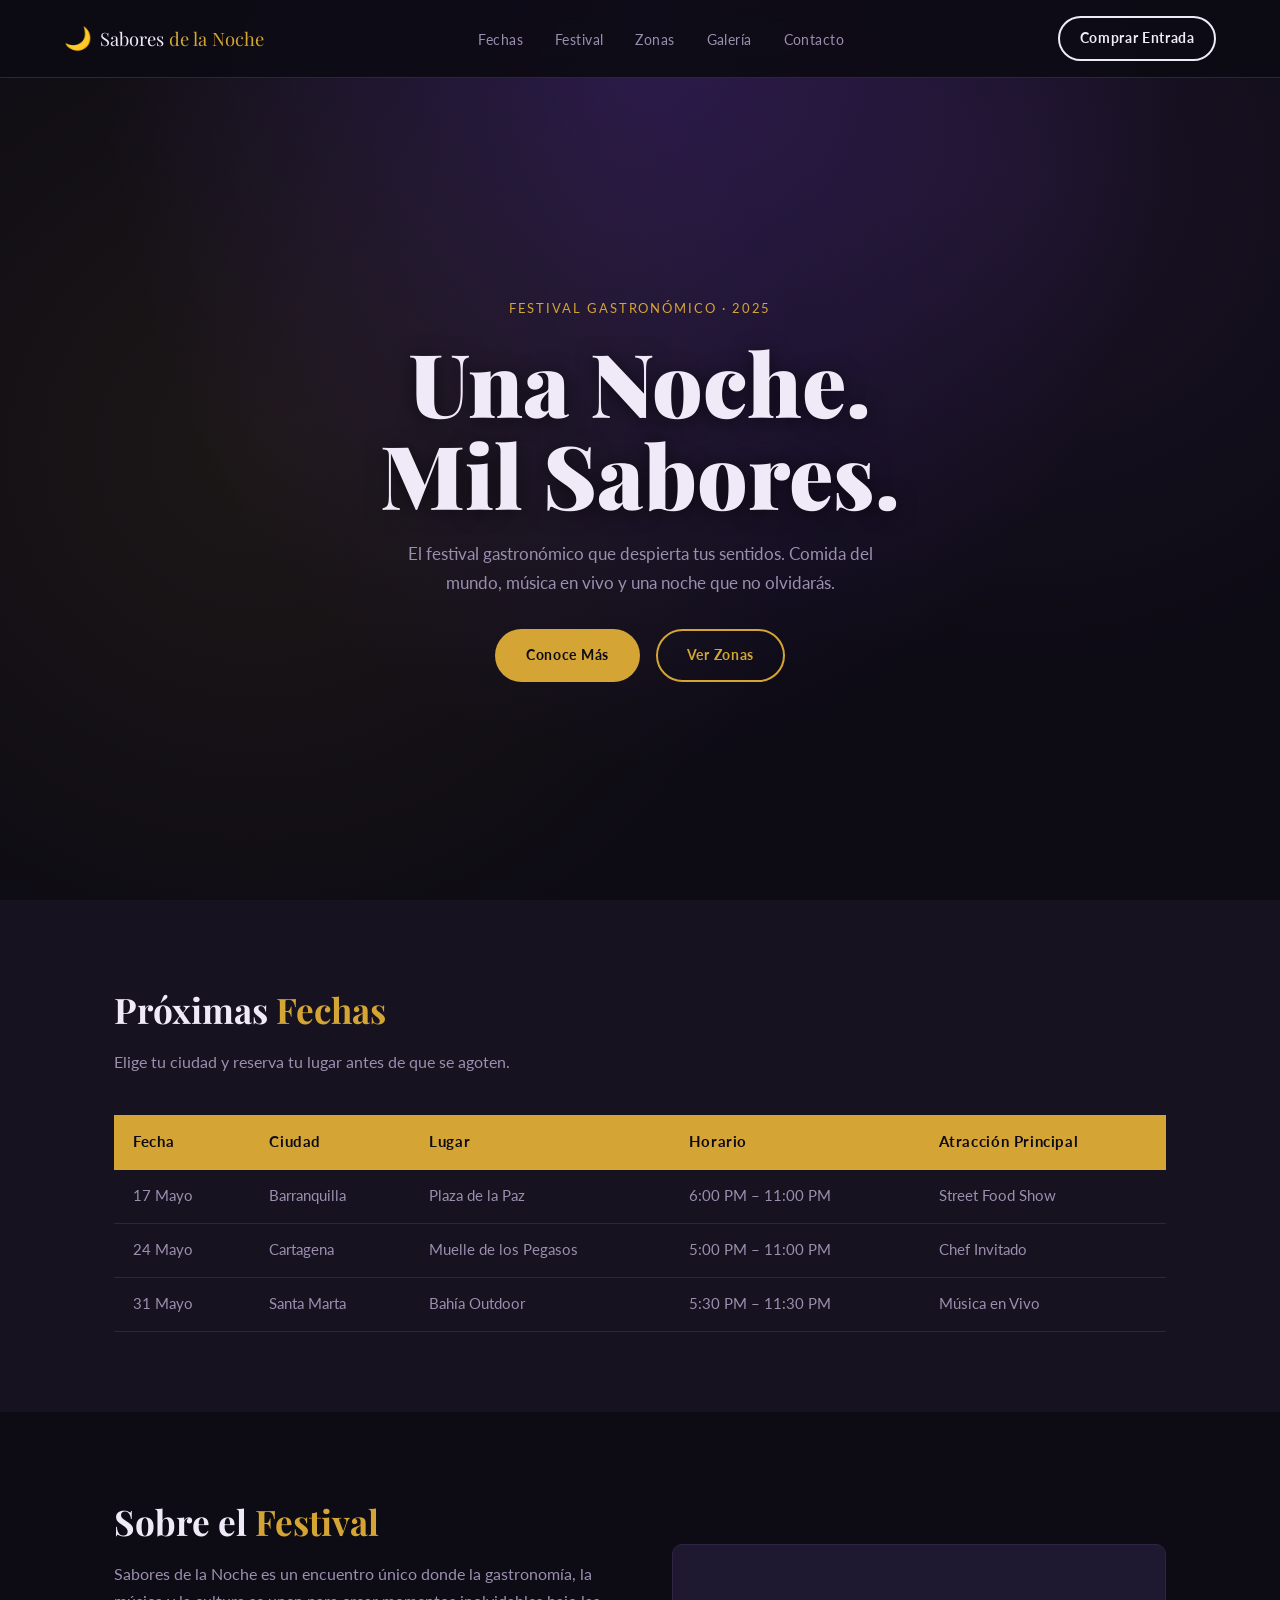
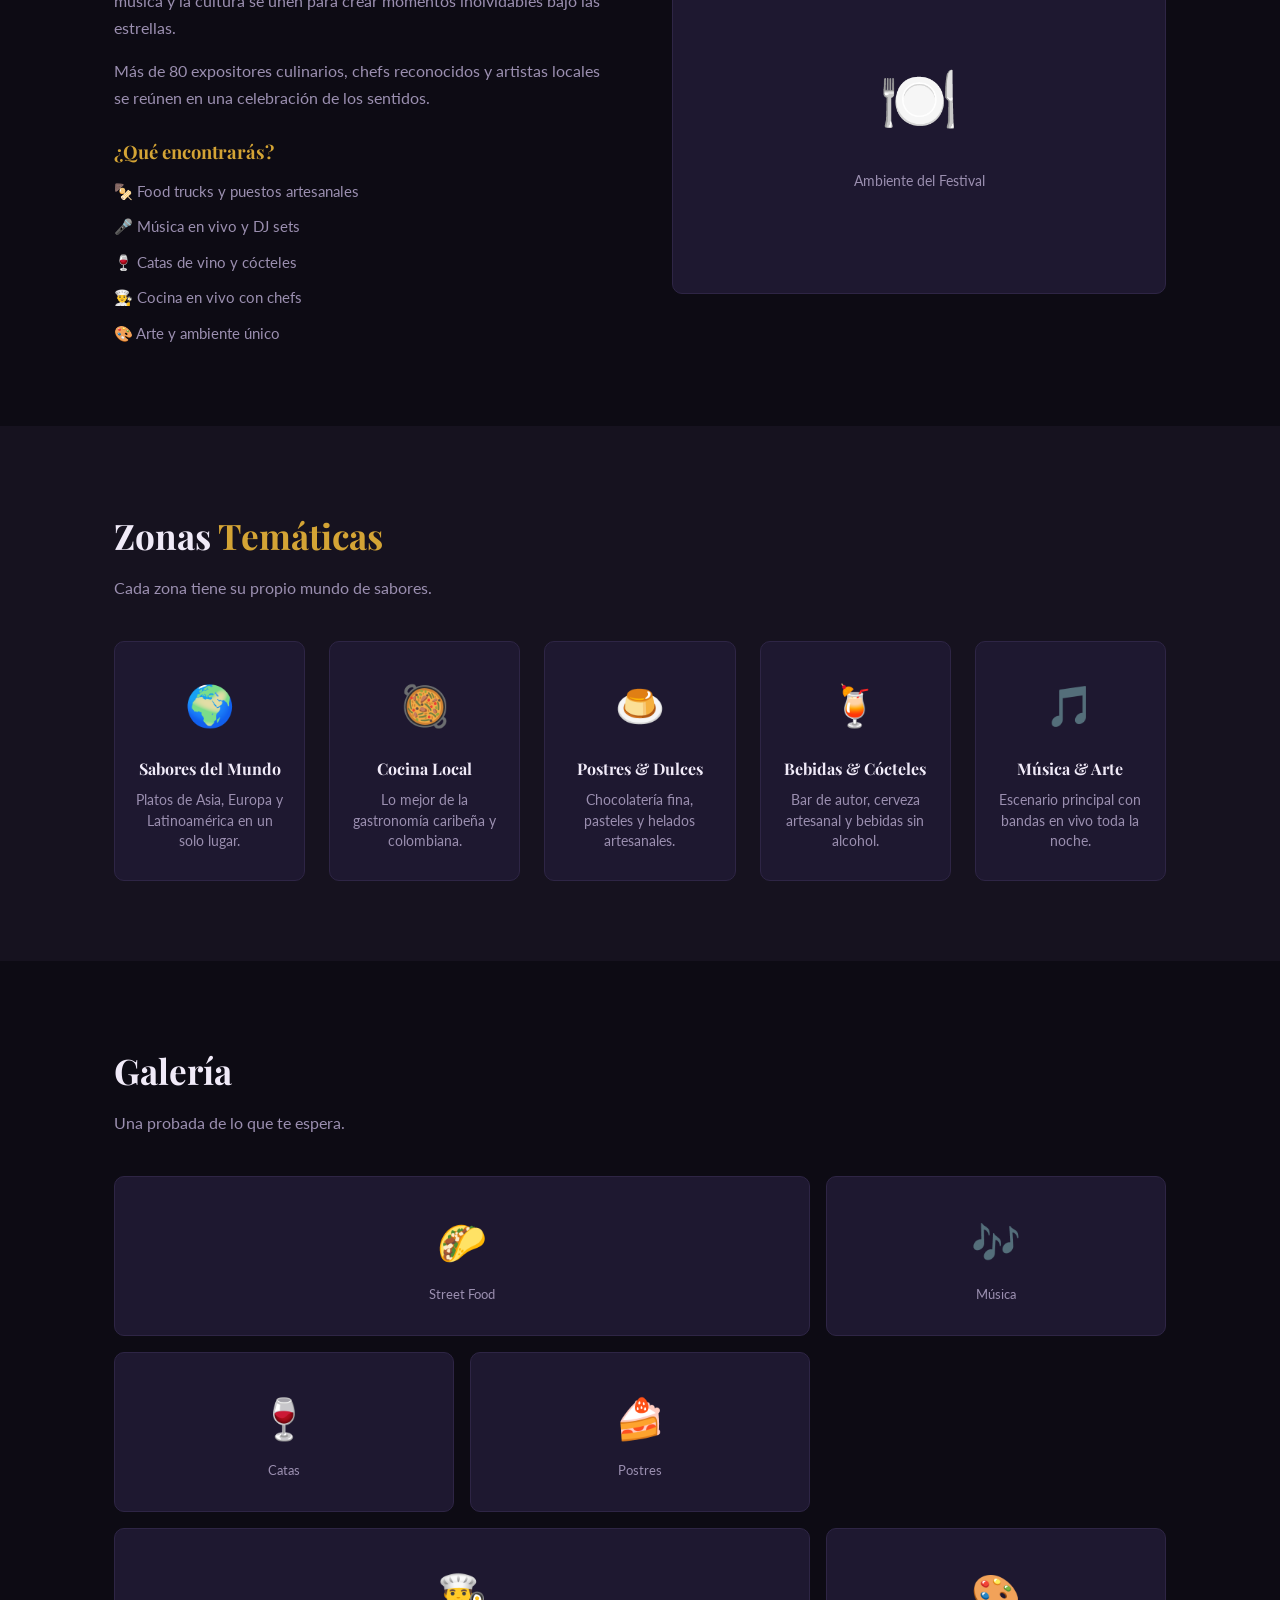
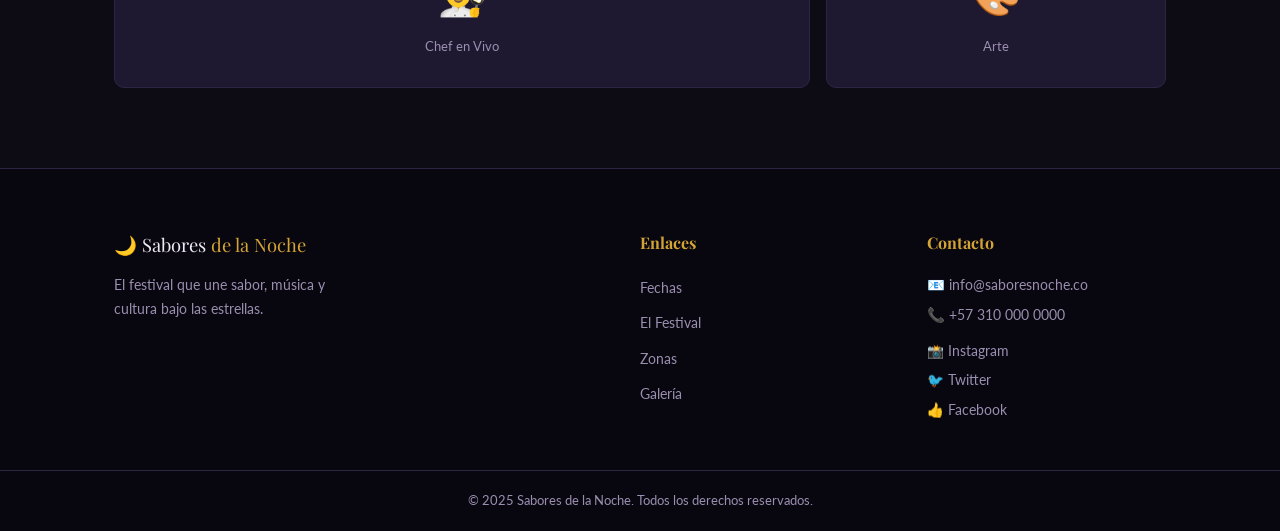
<file: index.html>
<!DOCTYPE html>
<html lang="es">
<head>
  <meta charset="UTF-8" />
  <meta name="viewport" content="width=device-width, initial-scale=1.0" />
  <title>Sabores de la Noche – Festival Gastronómico</title>
  <link rel="stylesheet" href="styles.css" />
  <link href="https://fonts.googleapis.com/css2?family=Playfair+Display:wght@700;900&family=Lato:wght@300;400;700&display=swap" rel="stylesheet" />
</head>
<body>

  <!-- ===== HEADER ===== -->
  <header class="header">
    <div class="header__inner">
      <div class="logo">
        <span class="logo__icon">🌙</span>
        <span class="logo__name">Sabores <em>de la Noche</em></span>
      </div>

      <!-- Menú hamburguesa (mobile) -->
      <input type="checkbox" id="menu-toggle" class="menu-toggle" />
      <label for="menu-toggle" class="hamburger">
        <span></span>
        <span></span>
        <span></span>
      </label>

      <nav class="nav">
        <ul class="nav__list">
          <li><a href="#fechas">Fechas</a></li>
          <li><a href="#sobre">Festival</a></li>
          <li><a href="#zonas">Zonas</a></li>
          <li><a href="#galeria">Galería</a></li>
          <li><a href="#contacto">Contacto</a></li>
        </ul>
      </nav>

      <a href="#fechas" class="btn btn--outline header__cta">Comprar Entrada</a>
    </div>
  </header>

  <main>

    <!-- ===== HERO ===== -->
    <section class="hero">
      <div class="hero__overlay"></div>
      <div class="hero__content">
        <p class="hero__tag">Festival Gastronómico · 2025</p>
        <h1 class="hero__title">Una Noche.<br />Mil Sabores.</h1>
        <p class="hero__subtitle">El festival gastronómico que despierta tus sentidos. Comida del mundo, música en vivo y una noche que no olvidarás.</p>
        <div class="hero__actions">
          <a href="#fechas" class="btn btn--primary">Conoce Más</a>
          <a href="#zonas" class="btn btn--ghost">Ver Zonas</a>
        </div>
      </div>
    </section>

    <!-- ===== PRÓXIMAS FECHAS (tabla) ===== -->
    <section class="section fechas" id="fechas">
      <div class="container">
        <h2 class="section__title">Próximas <span>Fechas</span></h2>
        <p class="section__sub">Elige tu ciudad y reserva tu lugar antes de que se agoten.</p>

        <div class="table-wrap">
          <table class="tabla-fechas">
            <thead>
              <tr>
                <th>Fecha</th>
                <th>Ciudad</th>
                <th>Lugar</th>
                <th>Horario</th>
                <th>Atracción Principal</th>
              </tr>
            </thead>
            <tbody>
              <tr>
                <td>17 Mayo</td>
                <td>Barranquilla</td>
                <td>Plaza de la Paz</td>
                <td>6:00 PM – 11:00 PM</td>
                <td>Street Food Show</td>
              </tr>
              <tr>
                <td>24 Mayo</td>
                <td>Cartagena</td>
                <td>Muelle de los Pegasos</td>
                <td>5:00 PM – 11:00 PM</td>
                <td>Chef Invitado</td>
              </tr>
              <tr>
                <td>31 Mayo</td>
                <td>Santa Marta</td>
                <td>Bahía Outdoor</td>
                <td>5:30 PM – 11:30 PM</td>
                <td>Música en Vivo</td>
              </tr>
            </tbody>
          </table>
        </div>
      </div>
    </section>

    <!-- ===== SOBRE EL FESTIVAL ===== -->
    <section class="section sobre" id="sobre">
      <div class="container sobre__grid">
        <div class="sobre__texto">
          <h2 class="section__title">Sobre el <span>Festival</span></h2>
          <p>Sabores de la Noche es un encuentro único donde la gastronomía, la música y la cultura se unen para crear momentos inolvidables bajo las estrellas.</p>
          <p>Más de 80 expositores culinarios, chefs reconocidos y artistas locales se reúnen en una celebración de los sentidos.</p>

          <!-- Lista semántica obligatoria -->
          <h3>¿Qué encontrarás?</h3>
          <ul class="lista-exp">
            <li>🍢 Food trucks y puestos artesanales</li>
            <li>🎤 Música en vivo y DJ sets</li>
            <li>🍷 Catas de vino y cócteles</li>
            <li>👨‍🍳 Cocina en vivo con chefs</li>
            <li>🎨 Arte y ambiente único</li>
          </ul>
        </div>
        <div class="sobre__img">
          <div class="img-placeholder">
            <span>🍽️</span>
            <p>Ambiente del Festival</p>
          </div>
        </div>
      </div>
    </section>

    <!-- ===== ZONAS TEMÁTICAS (Grid + Flexbox en cards) ===== -->
    <section class="section zonas" id="zonas">
      <div class="container">
        <h2 class="section__title">Zonas <span>Temáticas</span></h2>
        <p class="section__sub">Cada zona tiene su propio mundo de sabores.</p>

        <div class="zonas__grid">
          <article class="zona-card">
            <div class="zona-card__icon">🌍</div>
            <h3>Sabores del Mundo</h3>
            <p>Platos de Asia, Europa y Latinoamérica en un solo lugar.</p>
          </article>
          <article class="zona-card">
            <div class="zona-card__icon">🥘</div>
            <h3>Cocina Local</h3>
            <p>Lo mejor de la gastronomía caribeña y colombiana.</p>
          </article>
          <article class="zona-card">
            <div class="zona-card__icon">🍮</div>
            <h3>Postres & Dulces</h3>
            <p>Chocolatería fina, pasteles y helados artesanales.</p>
          </article>
          <article class="zona-card">
            <div class="zona-card__icon">🍹</div>
            <h3>Bebidas & Cócteles</h3>
            <p>Bar de autor, cerveza artesanal y bebidas sin alcohol.</p>
          </article>
          <article class="zona-card">
            <div class="zona-card__icon">🎵</div>
            <h3>Música & Arte</h3>
            <p>Escenario principal con bandas en vivo toda la noche.</p>
          </article>
        </div>
      </div>
    </section>

    <!-- ===== GALERÍA ===== -->
    <section class="section galeria" id="galeria">
      <div class="container">
        <h2 class="section__title">Galería</h2>
        <p class="section__sub">Una probada de lo que te espera.</p>

        <div class="galeria__grid">
          <div class="gal-item gal-item--grande"><span>🌮</span><p>Street Food</p></div>
          <div class="gal-item"><span>🎶</span><p>Música</p></div>
          <div class="gal-item"><span>🍷</span><p>Catas</p></div>
          <div class="gal-item"><span>🍰</span><p>Postres</p></div>
          <div class="gal-item gal-item--grande"><span>👨‍🍳</span><p>Chef en Vivo</p></div>
          <div class="gal-item"><span>🎨</span><p>Arte</p></div>
        </div>
      </div>
    </section>

  </main>

  <!-- ===== FOOTER ===== -->
  <footer class="footer" id="contacto">
    <div class="container footer__grid">
      <div class="footer__brand">
        <span class="logo__name">🌙 Sabores <em>de la Noche</em></span>
        <p>El festival que une sabor, música y cultura bajo las estrellas.</p>
      </div>
      <div class="footer__links">
        <h4>Enlaces</h4>
        <ul>
          <li><a href="#fechas">Fechas</a></li>
          <li><a href="#sobre">El Festival</a></li>
          <li><a href="#zonas">Zonas</a></li>
          <li><a href="#galeria">Galería</a></li>
        </ul>
      </div>
      <div class="footer__contacto">
        <h4>Contacto</h4>
        <p>📧 info@saboresnoche.co</p>
        <p>📞 +57 310 000 0000</p>
        <div class="redes">
          <a href="#">📸 Instagram</a>
          <a href="#">🐦 Twitter</a>
          <a href="#">👍 Facebook</a>
        </div>
      </div>
    </div>
    <div class="footer__bottom">
      <p>© 2025 Sabores de la Noche. Todos los derechos reservados.</p>
    </div>
  </footer>

</body>
</html>
</file>
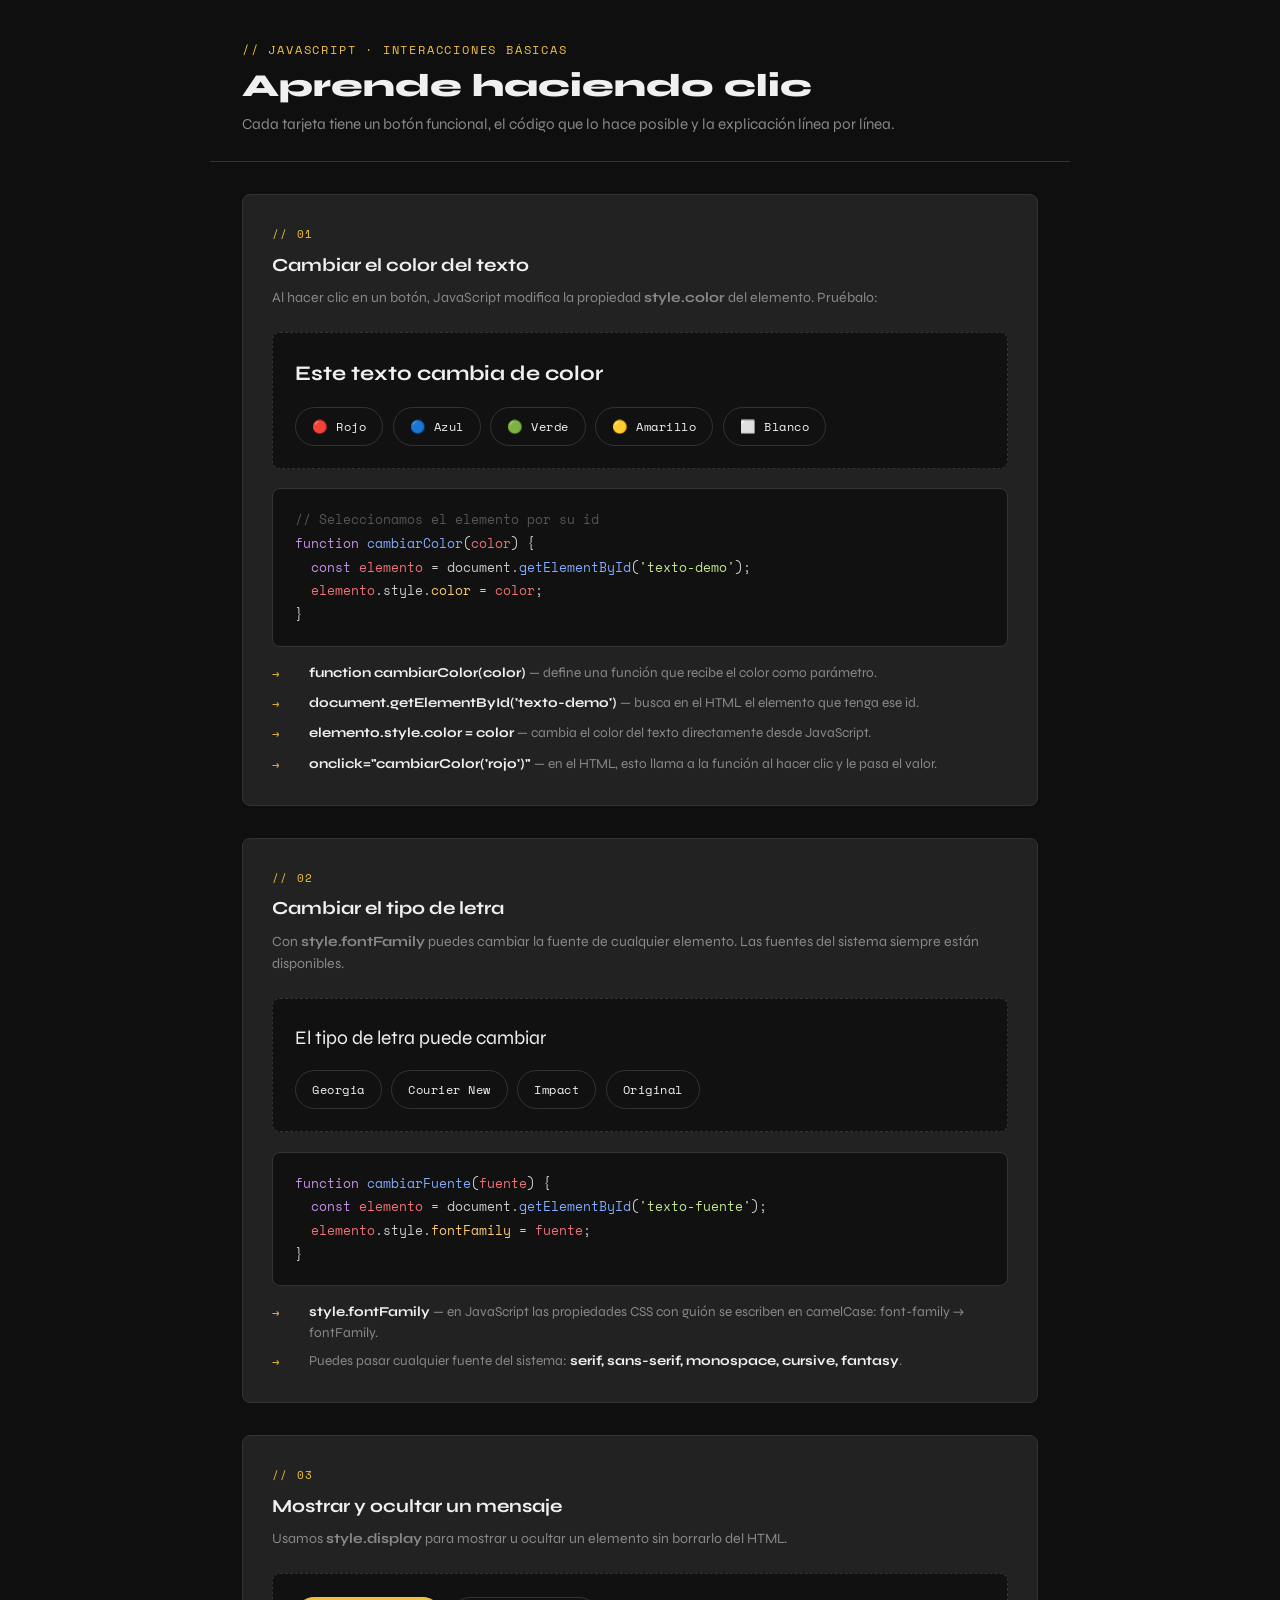
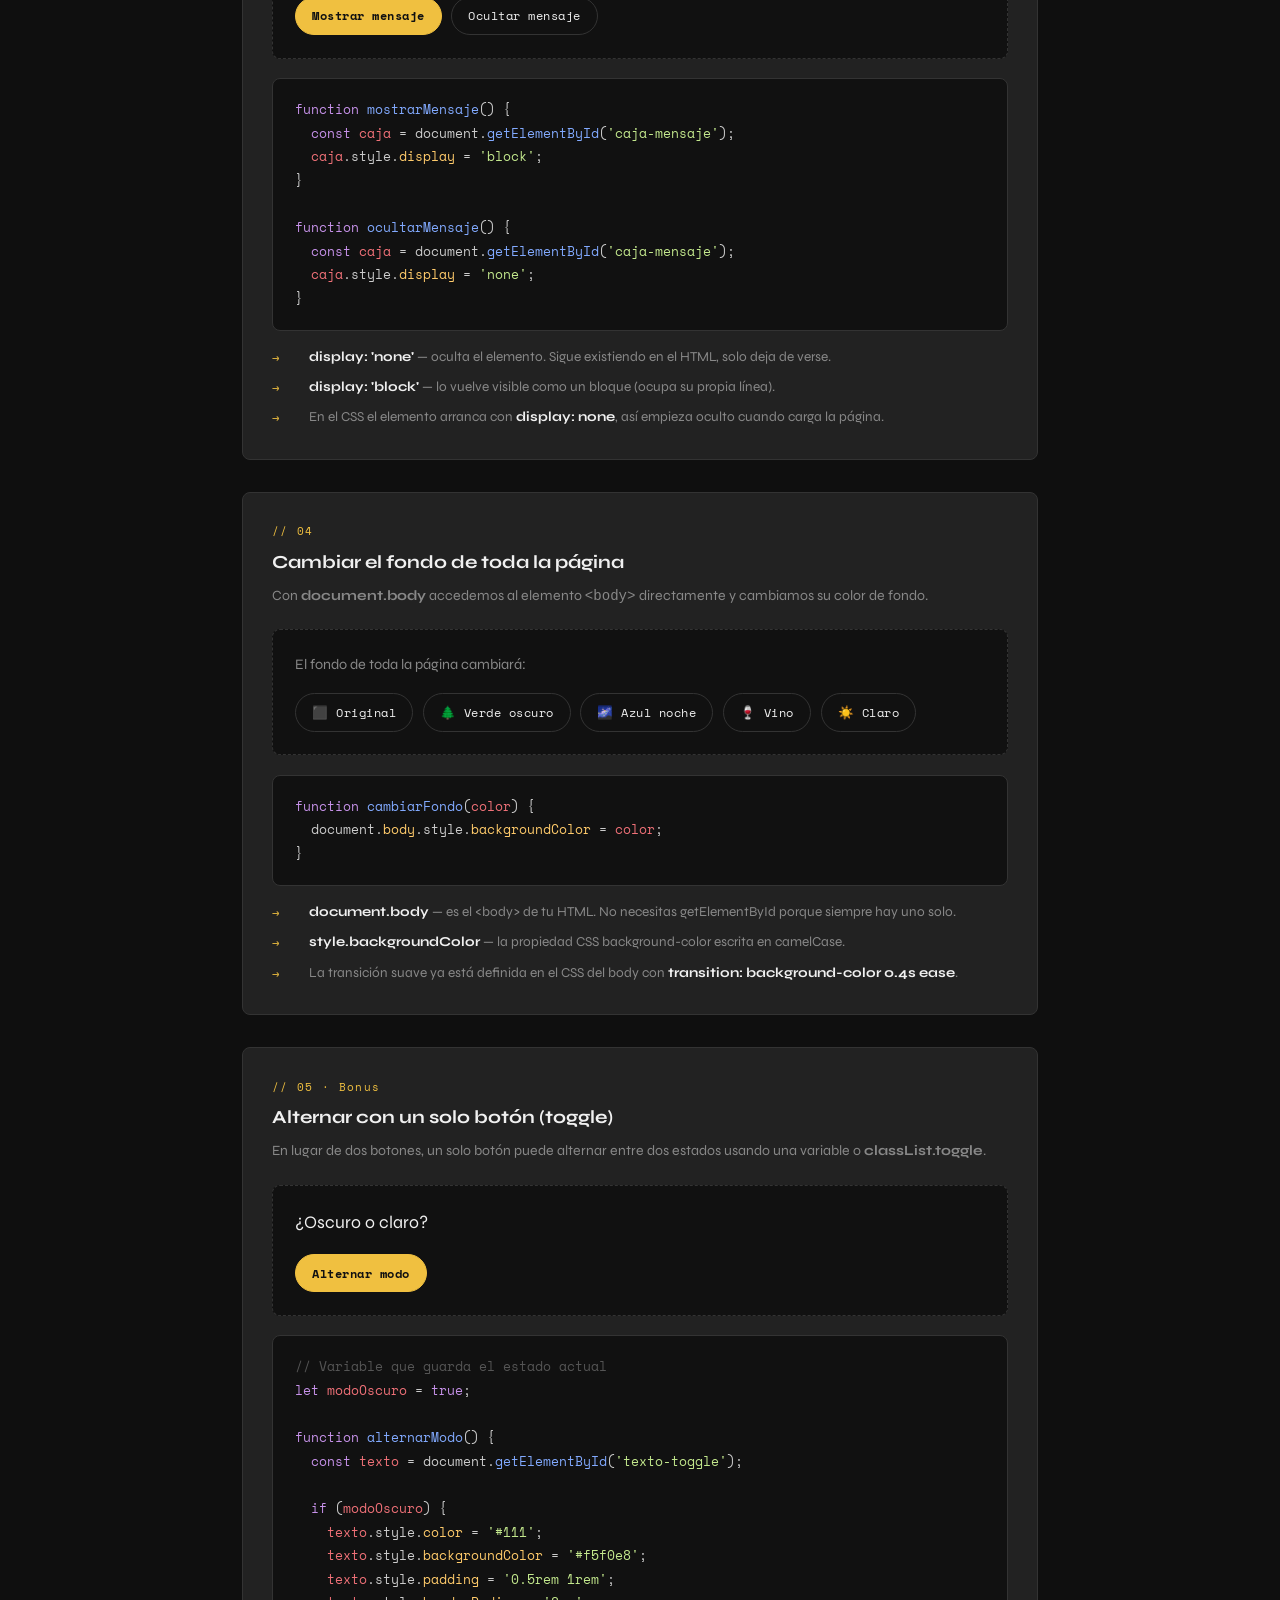
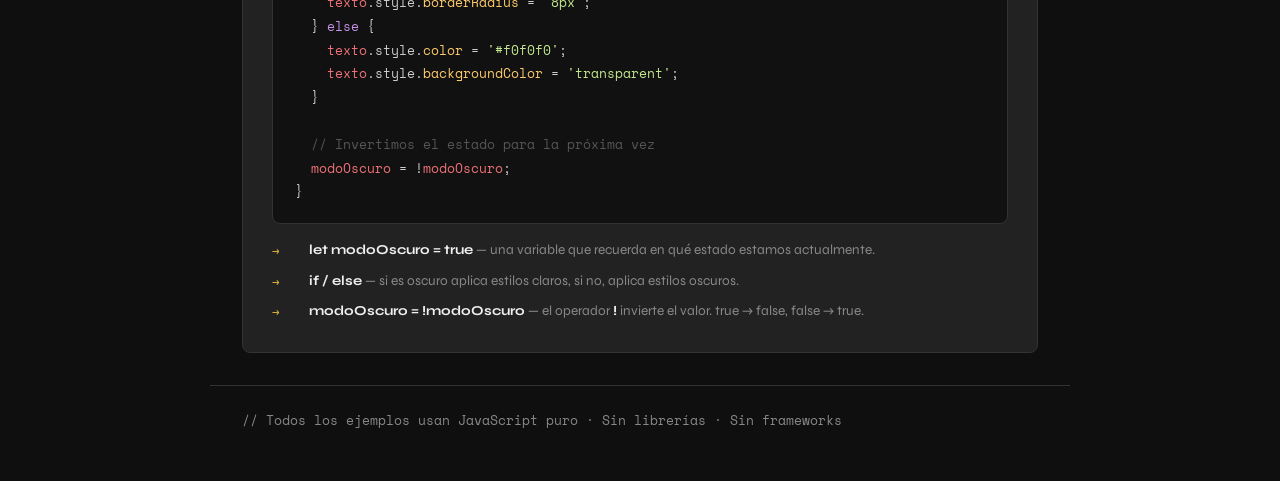
<file: interations.html>
<!DOCTYPE html>
<html lang="es">
<head>
  <meta charset="UTF-8" />
  <meta name="viewport" content="width=device-width, initial-scale=1.0" />
  <title>JavaScript – Interacciones Básicas</title>
  <link href="https://fonts.googleapis.com/css2?family=Space+Mono:wght@400;700&family=Syne:wght@400;700;800&display=swap" rel="stylesheet" />
  <style>
    /* ===== VARIABLES ===== */
    :root {
      --bg: #0f0f0f;
      --surface: #1a1a1a;
      --card: #222;
      --border: #333;
      --text: #f0f0f0;
      --muted: #888;
      --accent: #f0c040;
      --radius: 8px;
    }

    * { box-sizing: border-box; margin: 0; padding: 0; }

    body {
      background-color: var(--bg);
      color: var(--text);
      font-family: 'Syne', sans-serif;
      line-height: 1.7;
      transition: background-color 0.4s ease, color 0.4s ease;
    }

    /* ===== HEADER ===== */
    header {
      border-bottom: 1px solid var(--border);
      padding: 2rem 2rem 1.5rem;
      max-width: 860px;
      margin: 0 auto;
    }

    header .tag {
      font-family: 'Space Mono', monospace;
      font-size: 0.75rem;
      color: var(--accent);
      letter-spacing: 0.15em;
      text-transform: uppercase;
      margin-bottom: 0.5rem;
    }

    header h1 {
      font-size: 2rem;
      font-weight: 800;
      line-height: 1.1;
    }

    header p {
      color: var(--muted);
      font-size: 0.95rem;
      margin-top: 0.5rem;
    }

    /* ===== LAYOUT PRINCIPAL ===== */
    main {
      max-width: 860px;
      margin: 0 auto;
      padding: 2rem;
      display: flex;
      flex-direction: column;
      gap: 2rem;
    }

    /* ===== TARJETA DE INTERACCIÓN ===== */
    .card {
      background-color: var(--card);
      border: 1px solid var(--border);
      border-radius: var(--radius);
      padding: 1.8rem;
    }

    .card__num {
      font-family: 'Space Mono', monospace;
      font-size: 0.7rem;
      color: var(--accent);
      letter-spacing: 0.12em;
      margin-bottom: 0.4rem;
    }

    .card h2 {
      font-size: 1.15rem;
      font-weight: 700;
      margin-bottom: 0.4rem;
    }

    .card .desc {
      font-size: 0.88rem;
      color: var(--muted);
      margin-bottom: 1.4rem;
      line-height: 1.6;
    }

    /* Zona de demostración */
    .demo {
      background-color: #111;
      border: 1px dashed var(--border);
      border-radius: var(--radius);
      padding: 1.4rem;
      margin-bottom: 1.2rem;
      display: flex;
      flex-direction: column;
      align-items: flex-start;
      gap: 1rem;
    }

    /* Texto demo editable */
    #texto-demo {
      font-size: 1.3rem;
      font-weight: 700;
      transition: color 0.3s ease, font-family 0.3s ease;
    }

    /* Caja de mensaje */
    #caja-mensaje {
      background-color: var(--accent);
      color: #111;
      padding: 0.6rem 1rem;
      border-radius: var(--radius);
      font-family: 'Space Mono', monospace;
      font-size: 0.85rem;
      font-weight: 700;
      display: none;
      animation: aparecer 0.3s ease;
    }

    @keyframes aparecer {
      from { opacity: 0; transform: translateY(-6px); }
      to   { opacity: 1; transform: translateY(0); }
    }

    /* ===== BOTONES ===== */
    .botones {
      display: flex;
      flex-wrap: wrap;
      gap: 0.6rem;
    }

    .btn {
      font-family: 'Space Mono', monospace;
      font-size: 0.78rem;
      padding: 0.55rem 1rem;
      border: 1px solid var(--border);
      border-radius: 50px;
      background: transparent;
      color: var(--text);
      cursor: pointer;
      transition: background 0.2s ease, color 0.2s ease, border-color 0.2s ease;
      letter-spacing: 0.04em;
    }

    .btn:hover {
      background-color: var(--accent);
      color: #111;
      border-color: var(--accent);
    }

    .btn--accent {
      background-color: var(--accent);
      color: #111;
      border-color: var(--accent);
      font-weight: 700;
    }

    .btn--accent:hover {
      background-color: #ffd966;
      border-color: #ffd966;
    }

    /* ===== BLOQUE DE CÓDIGO ===== */
    .codigo {
      background-color: #111;
      border: 1px solid var(--border);
      border-radius: var(--radius);
      padding: 1.2rem 1.4rem;
      overflow-x: auto;
    }

    .codigo pre {
      font-family: 'Space Mono', monospace;
      font-size: 0.82rem;
      line-height: 1.8;
      color: #ccc;
      white-space: pre;
    }

    /* Colores del código */
    .c-coment  { color: #555; }
    .c-keyword { color: #c792ea; }
    .c-string  { color: #c3e88d; }
    .c-fn      { color: #82aaff; }
    .c-var     { color: #f07178; }
    .c-prop    { color: #ffcb6b; }

    /* ===== EXPLICACIÓN LÍNEA A LÍNEA ===== */
    .explicacion {
      margin-top: 1rem;
      display: flex;
      flex-direction: column;
      gap: 0.5rem;
    }

    .linea {
      display: grid;
      grid-template-columns: auto 1fr;
      gap: 0.8rem;
      align-items: start;
      font-size: 0.85rem;
    }

    .linea__num {
      font-family: 'Space Mono', monospace;
      color: var(--accent);
      font-size: 0.75rem;
      min-width: 24px;
      padding-top: 2px;
    }

    .linea__texto {
      color: var(--muted);
      line-height: 1.5;
    }

    .linea__texto strong {
      color: var(--text);
      font-weight: 700;
    }

    /* ===== SEPARADOR ===== */
    .separador {
      border: none;
      border-top: 1px solid var(--border);
      margin: 0.5rem 0;
    }

    /* ===== FOOTER ===== */
    footer {
      max-width: 860px;
      margin: 0 auto;
      padding: 1.5rem 2rem 3rem;
      border-top: 1px solid var(--border);
      color: var(--muted);
      font-size: 0.8rem;
      font-family: 'Space Mono', monospace;
    }

    /* ===== RESPONSIVE ===== */
    @media (max-width: 600px) {
      header h1 { font-size: 1.5rem; }
      main { padding: 1.2rem; gap: 1.5rem; }
      .card { padding: 1.2rem; }
      .botones { gap: 0.5rem; }
      .btn { font-size: 0.72rem; padding: 0.5rem 0.85rem; }
    }
  </style>
</head>
<body>

  <header>
    <p class="tag">// JavaScript · Interacciones Básicas</p>
    <h1>Aprende haciendo clic</h1>
    <p>Cada tarjeta tiene un botón funcional, el código que lo hace posible y la explicación línea por línea.</p>
  </header>

  <main>

    <!-- ============================
         INTERACCIÓN 1: CAMBIAR COLOR
         ============================ -->
    <div class="card">
      <p class="card__num">// 01</p>
      <h2>Cambiar el color del texto</h2>
      <p class="desc">Al hacer clic en un botón, JavaScript modifica la propiedad <strong>style.color</strong> del elemento. Pruébalo:</p>

      <div class="demo">
        <p id="texto-demo">Este texto cambia de color</p>
        <div class="botones">
          <button class="btn" onclick="cambiarColor('tomato')">🔴 Rojo</button>
          <button class="btn" onclick="cambiarColor('#4fc3f7')">🔵 Azul</button>
          <button class="btn" onclick="cambiarColor('#a5d6a7')">🟢 Verde</button>
          <button class="btn" onclick="cambiarColor('#f0c040')">🟡 Amarillo</button>
          <button class="btn" onclick="cambiarColor('#f0f0f0')">⬜ Blanco</button>
        </div>
      </div>

      <div class="codigo">
        <pre>
<span class="c-coment">// Seleccionamos el elemento por su id</span>
<span class="c-keyword">function</span> <span class="c-fn">cambiarColor</span>(<span class="c-var">color</span>) {
  <span class="c-keyword">const</span> <span class="c-var">elemento</span> = document.<span class="c-fn">getElementById</span>(<span class="c-string">'texto-demo'</span>);
  <span class="c-var">elemento</span>.style.<span class="c-prop">color</span> = <span class="c-var">color</span>;
}</pre>
      </div>

      <div class="explicacion">
        <div class="linea">
          <span class="linea__num">→</span>
          <span class="linea__texto"><strong>function cambiarColor(color)</strong> — define una función que recibe el color como parámetro.</span>
        </div>
        <div class="linea">
          <span class="linea__num">→</span>
          <span class="linea__texto"><strong>document.getElementById('texto-demo')</strong> — busca en el HTML el elemento que tenga ese id.</span>
        </div>
        <div class="linea">
          <span class="linea__num">→</span>
          <span class="linea__texto"><strong>elemento.style.color = color</strong> — cambia el color del texto directamente desde JavaScript.</span>
        </div>
        <div class="linea">
          <span class="linea__num">→</span>
          <span class="linea__texto"><strong>onclick="cambiarColor('rojo')"</strong> — en el HTML, esto llama a la función al hacer clic y le pasa el valor.</span>
        </div>
      </div>
    </div>

    <!-- ============================
         INTERACCIÓN 2: CAMBIAR FUENTE
         ============================ -->
    <div class="card">
      <p class="card__num">// 02</p>
      <h2>Cambiar el tipo de letra</h2>
      <p class="desc">Con <strong>style.fontFamily</strong> puedes cambiar la fuente de cualquier elemento. Las fuentes del sistema siempre están disponibles.</p>

      <div class="demo">
        <p id="texto-fuente" style="font-size:1.2rem; transition: font-family 0.3s;">El tipo de letra puede cambiar</p>
        <div class="botones">
          <button class="btn" onclick="cambiarFuente('Georgia, serif')">Georgia</button>
          <button class="btn" onclick="cambiarFuente('Courier New, monospace')">Courier New</button>
          <button class="btn" onclick="cambiarFuente('Impact, fantasy')">Impact</button>
          <button class="btn" onclick="cambiarFuente('Syne, sans-serif')">Original</button>
        </div>
      </div>

      <div class="codigo">
        <pre>
<span class="c-keyword">function</span> <span class="c-fn">cambiarFuente</span>(<span class="c-var">fuente</span>) {
  <span class="c-keyword">const</span> <span class="c-var">elemento</span> = document.<span class="c-fn">getElementById</span>(<span class="c-string">'texto-fuente'</span>);
  <span class="c-var">elemento</span>.style.<span class="c-prop">fontFamily</span> = <span class="c-var">fuente</span>;
}</pre>
      </div>

      <div class="explicacion">
        <div class="linea">
          <span class="linea__num">→</span>
          <span class="linea__texto"><strong>style.fontFamily</strong> — en JavaScript las propiedades CSS con guión se escriben en camelCase: font-family → fontFamily.</span>
        </div>
        <div class="linea">
          <span class="linea__num">→</span>
          <span class="linea__texto">Puedes pasar cualquier fuente del sistema: <strong>serif, sans-serif, monospace, cursive, fantasy</strong>.</span>
        </div>
      </div>
    </div>

    <!-- ============================
         INTERACCIÓN 3: MOSTRAR MENSAJE
         ============================ -->
    <div class="card">
      <p class="card__num">// 03</p>
      <h2>Mostrar y ocultar un mensaje</h2>
      <p class="desc">Usamos <strong>style.display</strong> para mostrar u ocultar un elemento sin borrarlo del HTML.</p>

      <div class="demo">
        <div id="caja-mensaje">¡Hola! Soy un mensaje oculto 👋</div>
        <div class="botones">
          <button class="btn btn--accent" onclick="mostrarMensaje()">Mostrar mensaje</button>
          <button class="btn" onclick="ocultarMensaje()">Ocultar mensaje</button>
        </div>
      </div>

      <div class="codigo">
        <pre>
<span class="c-keyword">function</span> <span class="c-fn">mostrarMensaje</span>() {
  <span class="c-keyword">const</span> <span class="c-var">caja</span> = document.<span class="c-fn">getElementById</span>(<span class="c-string">'caja-mensaje'</span>);
  <span class="c-var">caja</span>.style.<span class="c-prop">display</span> = <span class="c-string">'block'</span>;
}

<span class="c-keyword">function</span> <span class="c-fn">ocultarMensaje</span>() {
  <span class="c-keyword">const</span> <span class="c-var">caja</span> = document.<span class="c-fn">getElementById</span>(<span class="c-string">'caja-mensaje'</span>);
  <span class="c-var">caja</span>.style.<span class="c-prop">display</span> = <span class="c-string">'none'</span>;
}</pre>
      </div>

      <div class="explicacion">
        <div class="linea">
          <span class="linea__num">→</span>
          <span class="linea__texto"><strong>display: 'none'</strong> — oculta el elemento. Sigue existiendo en el HTML, solo deja de verse.</span>
        </div>
        <div class="linea">
          <span class="linea__num">→</span>
          <span class="linea__texto"><strong>display: 'block'</strong> — lo vuelve visible como un bloque (ocupa su propia línea).</span>
        </div>
        <div class="linea">
          <span class="linea__num">→</span>
          <span class="linea__texto">En el CSS el elemento arranca con <strong>display: none</strong>, así empieza oculto cuando carga la página.</span>
        </div>
      </div>
    </div>

    <!-- ============================
         INTERACCIÓN 4: CAMBIAR FONDO
         ============================ -->
    <div class="card">
      <p class="card__num">// 04</p>
      <h2>Cambiar el fondo de toda la página</h2>
      <p class="desc">Con <strong>document.body</strong> accedemos al elemento <code>&lt;body&gt;</code> directamente y cambiamos su color de fondo.</p>

      <div class="demo">
        <p style="font-size:0.9rem; color: var(--muted);">El fondo de toda la página cambiará:</p>
        <div class="botones">
          <button class="btn" onclick="cambiarFondo('#0f0f0f')">⬛ Original</button>
          <button class="btn" onclick="cambiarFondo('#1a2a1a')">🌲 Verde oscuro</button>
          <button class="btn" onclick="cambiarFondo('#1a1a2e')">🌌 Azul noche</button>
          <button class="btn" onclick="cambiarFondo('#2a1a1a')">🍷 Vino</button>
          <button class="btn" onclick="cambiarFondo('#f5f0e8')">☀️ Claro</button>
        </div>
      </div>

      <div class="codigo">
        <pre>
<span class="c-keyword">function</span> <span class="c-fn">cambiarFondo</span>(<span class="c-var">color</span>) {
  document.<span class="c-prop">body</span>.style.<span class="c-prop">backgroundColor</span> = <span class="c-var">color</span>;
}</pre>
      </div>

      <div class="explicacion">
        <div class="linea">
          <span class="linea__num">→</span>
          <span class="linea__texto"><strong>document.body</strong> — es el &lt;body&gt; de tu HTML. No necesitas getElementById porque siempre hay uno solo.</span>
        </div>
        <div class="linea">
          <span class="linea__num">→</span>
          <span class="linea__texto"><strong>style.backgroundColor</strong> — la propiedad CSS background-color escrita en camelCase.</span>
        </div>
        <div class="linea">
          <span class="linea__num">→</span>
          <span class="linea__texto">La transición suave ya está definida en el CSS del body con <strong>transition: background-color 0.4s ease</strong>.</span>
        </div>
      </div>
    </div>

    <!-- ============================
         INTERACCIÓN 5: BONUS – TOGGLE
         ============================ -->
    <div class="card">
      <p class="card__num">// 05 · Bonus</p>
      <h2>Alternar con un solo botón (toggle)</h2>
      <p class="desc">En lugar de dos botones, un solo botón puede alternar entre dos estados usando una variable o <strong>classList.toggle</strong>.</p>

      <div class="demo">
        <p id="texto-toggle" style="font-size:1.1rem; transition: all 0.3s;">¿Oscuro o claro?</p>
        <button class="btn btn--accent" onclick="alternarModo()">Alternar modo</button>
      </div>

      <div class="codigo">
        <pre>
<span class="c-coment">// Variable que guarda el estado actual</span>
<span class="c-keyword">let</span> <span class="c-var">modoOscuro</span> = <span class="c-keyword">true</span>;

<span class="c-keyword">function</span> <span class="c-fn">alternarModo</span>() {
  <span class="c-keyword">const</span> <span class="c-var">texto</span> = document.<span class="c-fn">getElementById</span>(<span class="c-string">'texto-toggle'</span>);

  <span class="c-keyword">if</span> (<span class="c-var">modoOscuro</span>) {
    <span class="c-var">texto</span>.style.<span class="c-prop">color</span> = <span class="c-string">'#111'</span>;
    <span class="c-var">texto</span>.style.<span class="c-prop">backgroundColor</span> = <span class="c-string">'#f5f0e8'</span>;
    <span class="c-var">texto</span>.style.<span class="c-prop">padding</span> = <span class="c-string">'0.5rem 1rem'</span>;
    <span class="c-var">texto</span>.style.<span class="c-prop">borderRadius</span> = <span class="c-string">'8px'</span>;
  } <span class="c-keyword">else</span> {
    <span class="c-var">texto</span>.style.<span class="c-prop">color</span> = <span class="c-string">'#f0f0f0'</span>;
    <span class="c-var">texto</span>.style.<span class="c-prop">backgroundColor</span> = <span class="c-string">'transparent'</span>;
  }

  <span class="c-coment">// Invertimos el estado para la próxima vez</span>
  <span class="c-var">modoOscuro</span> = !<span class="c-var">modoOscuro</span>;
}</pre>
      </div>

      <div class="explicacion">
        <div class="linea">
          <span class="linea__num">→</span>
          <span class="linea__texto"><strong>let modoOscuro = true</strong> — una variable que recuerda en qué estado estamos actualmente.</span>
        </div>
        <div class="linea">
          <span class="linea__num">→</span>
          <span class="linea__texto"><strong>if / else</strong> — si es oscuro aplica estilos claros, si no, aplica estilos oscuros.</span>
        </div>
        <div class="linea">
          <span class="linea__num">→</span>
          <span class="linea__texto"><strong>modoOscuro = !modoOscuro</strong> — el operador <strong>!</strong> invierte el valor. true → false, false → true.</span>
        </div>
      </div>
    </div>

  </main>

  <footer>
    <p>// Todos los ejemplos usan JavaScript puro · Sin librerías · Sin frameworks</p>
  </footer>

  <script>
    // =============================
    // FUNCIÓN 1 – Cambiar color
    // =============================
    function cambiarColor(color) {
      const elemento = document.getElementById('texto-demo');
      elemento.style.color = color;
    }

    // =============================
    // FUNCIÓN 2 – Cambiar fuente
    // =============================
    function cambiarFuente(fuente) {
      const elemento = document.getElementById('texto-fuente');
      elemento.style.fontFamily = fuente;
    }

    // =============================
    // FUNCIÓN 3 – Mostrar / ocultar
    // =============================
    function mostrarMensaje() {
      const caja = document.getElementById('caja-mensaje');
      caja.style.display = 'block';
    }

    function ocultarMensaje() {
      const caja = document.getElementById('caja-mensaje');
      caja.style.display = 'none';
    }

    // =============================
    // FUNCIÓN 4 – Cambiar fondo
    // =============================
    function cambiarFondo(color) {
      document.body.style.backgroundColor = color;
    }

    // =============================
    // FUNCIÓN 5 – Toggle
    // =============================
    let modoOscuro = true;

    function alternarModo() {
      const texto = document.getElementById('texto-toggle');

      if (modoOscuro) {
        texto.style.color = '#111';
        texto.style.backgroundColor = '#f5f0e8';
        texto.style.padding = '0.5rem 1rem';
        texto.style.borderRadius = '8px';
      } else {
        texto.style.color = '#f0f0f0';
        texto.style.backgroundColor = 'transparent';
        texto.style.padding = '0';
      }

      modoOscuro = !modoOscuro;
    }
  </script>

</body>
</html>
</file>
<file: styles.css>
/* =========================================
   VARIABLES GLOBALES
   ========================================= */
:root {
  --color-bg: #0d0b14;
  --color-surface: #16121f;
  --color-card: #1e1830;
  --color-gold: #d4a435;
  --color-gold-light: #f0c060;
  --color-text: #f0eaf8;
  --color-muted: #9b8fb0;
  --color-border: #2e2545;
  --font-display: 'Playfair Display', serif;
  --font-body: 'Lato', sans-serif;
  --radius: 10px;
  --transition: 0.3s ease;
  --shadow: 0 4px 20px rgba(0, 0, 0, 0.5);
}

/* =========================================
   RESET Y BASE
   ========================================= */
*, *::before, *::after {
  box-sizing: border-box;
  margin: 0;
  padding: 0;
}

html {
  scroll-behavior: smooth;
}

body {
  background-color: var(--color-bg);
  color: var(--color-text);
  font-family: var(--font-body);
  font-size: 16px;
  line-height: 1.7;
}

a {
  color: inherit;
  text-decoration: none;
}

ul {
  list-style: none;
}

img {
  max-width: 100%;
  display: block;
}

/* =========================================
   UTILIDADES
   ========================================= */
.container {
  max-width: 1100px;
  margin: 0 auto;
  padding: 0 1.5rem;
}

.section {
  padding: 80px 0;
}

.section__title {
  font-family: var(--font-display);
  font-size: 2.2rem;
  margin-bottom: 0.5rem;
  color: var(--color-text);
}

.section__title span {
  color: var(--color-gold);
}

.section__sub {
  color: var(--color-muted);
  margin-bottom: 2.5rem;
}

/* =========================================
   BOTONES
   ========================================= */
.btn {
  display: inline-block;
  padding: 0.75rem 1.8rem;
  border-radius: 50px;
  font-weight: 700;
  font-size: 0.9rem;
  letter-spacing: 0.05em;
  transition: var(--transition);
  cursor: pointer;
  border: 2px solid transparent;
}

.btn--primary {
  background-color: var(--color-gold);
  color: #0d0b14;
}

.btn--primary:hover {
  background-color: var(--color-gold-light);
  transform: translateY(-2px);
  box-shadow: 0 6px 20px rgba(212, 164, 53, 0.35);
}

.btn--ghost {
  border-color: var(--color-gold);
  color: var(--color-gold);
}

.btn--ghost:hover {
  background-color: var(--color-gold);
  color: #0d0b14;
}

.btn--outline {
  border-color: var(--color-text);
  color: var(--color-text);
  font-size: 0.85rem;
  padding: 0.55rem 1.2rem;
}

.btn--outline:hover {
  background-color: var(--color-gold);
  border-color: var(--color-gold);
  color: #0d0b14;
}

/* =========================================
   HEADER
   ========================================= */
.header {
  position: fixed;
  top: 0;
  left: 0;
  width: 100%;
  z-index: 100;
  background-color: rgba(13, 11, 20, 0.92);
  backdrop-filter: blur(10px);
  border-bottom: 1px solid var(--color-border);
}

.header__inner {
  display: flex;
  align-items: center;
  justify-content: space-between;
  padding: 1rem 1.5rem;
  max-width: 1200px;
  margin: 0 auto;
}

/* Logo */
.logo {
  display: flex;
  align-items: center;
  gap: 0.5rem;
}

.logo__icon {
  font-size: 1.4rem;
}

.logo__name {
  font-family: var(--font-display);
  font-size: 1.15rem;
  color: var(--color-text);
}

.logo__name em {
  color: var(--color-gold);
  font-style: normal;
}

/* Nav */
.nav__list {
  display: flex;
  gap: 2rem;
}

.nav__list a {
  font-size: 0.9rem;
  color: var(--color-muted);
  transition: var(--transition);
  letter-spacing: 0.03em;
}

.nav__list a:hover {
  color: var(--color-gold);
}

/* Hamburger menu (mobile) */
.menu-toggle {
  display: none;
}

.hamburger {
  display: none;
  flex-direction: column;
  gap: 5px;
  cursor: pointer;
  z-index: 200;
}

.hamburger span {
  display: block;
  width: 25px;
  height: 2px;
  background-color: var(--color-text);
  transition: var(--transition);
}

/* =========================================
   HERO
   ========================================= */
.hero {
  position: relative;
  min-height: 100vh;
  display: flex;
  align-items: center;
  justify-content: center;
  text-align: center;
  background: radial-gradient(ellipse at center top, #2a1a4a 0%, #0d0b14 60%);
  overflow: hidden;
}

/* Overlay decorativo */
.hero__overlay {
  position: absolute;
  inset: 0;
  background-image:
    radial-gradient(circle at 20% 50%, rgba(212, 164, 53, 0.08) 0%, transparent 50%),
    radial-gradient(circle at 80% 20%, rgba(150, 80, 200, 0.1) 0%, transparent 40%);
  z-index: 0;
}

.hero__content {
  position: relative;
  z-index: 1;
  max-width: 700px;
  padding: 0 1.5rem;
  padding-top: 80px;
}

.hero__tag {
  font-size: 0.8rem;
  letter-spacing: 0.15em;
  text-transform: uppercase;
  color: var(--color-gold);
  margin-bottom: 1rem;
}

.hero__title {
  font-family: var(--font-display);
  font-size: clamp(2.8rem, 8vw, 5.5rem);
  font-weight: 900;
  line-height: 1.05;
  color: var(--color-text);
  text-shadow: 0 2px 20px rgba(0, 0, 0, 0.6);
  margin-bottom: 1.2rem;
}

.hero__subtitle {
  font-size: 1.05rem;
  color: var(--color-muted);
  max-width: 500px;
  margin: 0 auto 2rem;
}

.hero__actions {
  display: flex;
  gap: 1rem;
  justify-content: center;
  flex-wrap: wrap;
}

/* =========================================
   FECHAS – TABLA
   ========================================= */
.fechas {
  background-color: var(--color-surface);
}

.table-wrap {
  overflow-x: auto;
}

.tabla-fechas {
  width: 100%;
  border-collapse: collapse;
  font-size: 0.95rem;
  min-width: 550px;
}

.tabla-fechas thead {
  background-color: var(--color-gold);
  color: #0d0b14;
}

.tabla-fechas th {
  padding: 0.9rem 1.2rem;
  text-align: left;
  font-weight: 700;
  letter-spacing: 0.04em;
}

.tabla-fechas td {
  padding: 0.85rem 1.2rem;
  border-bottom: 1px solid var(--color-border);
  color: var(--color-muted);
  transition: var(--transition);
}

.tabla-fechas tbody tr:hover td {
  color: var(--color-text);
  background-color: rgba(212, 164, 53, 0.06);
}

/* =========================================
   SOBRE EL FESTIVAL
   ========================================= */
.sobre__grid {
  display: grid;
  grid-template-columns: 1fr 1fr;
  gap: 4rem;
  align-items: center;
}

.sobre__texto p {
  color: var(--color-muted);
  margin-bottom: 1rem;
}

.sobre__texto h3 {
  font-family: var(--font-display);
  color: var(--color-gold);
  margin: 1.5rem 0 0.75rem;
  font-size: 1.15rem;
}

/* Lista semántica estilizada */
.lista-exp {
  display: flex;
  flex-direction: column;
  gap: 0.6rem;
}

.lista-exp li {
  display: flex;
  align-items: center;
  gap: 0.5rem;
  color: var(--color-muted);
  font-size: 0.95rem;
  transition: var(--transition);
}

.lista-exp li:hover {
  color: var(--color-text);
  padding-left: 4px;
}

/* Placeholder imagen */
.img-placeholder {
  background-color: var(--color-card);
  border: 1px solid var(--color-border);
  border-radius: var(--radius);
  height: 350px;
  display: flex;
  flex-direction: column;
  align-items: center;
  justify-content: center;
  gap: 1rem;
  font-size: 4rem;
  color: var(--color-muted);
}

.img-placeholder p {
  font-size: 0.9rem;
  color: var(--color-muted);
}

/* =========================================
   ZONAS TEMÁTICAS – GRID
   ========================================= */
.zonas {
  background-color: var(--color-surface);
}

.zonas__grid {
  display: grid;
  grid-template-columns: repeat(auto-fit, minmax(180px, 1fr));
  gap: 1.5rem;
}

.zona-card {
  background-color: var(--color-card);
  border: 1px solid var(--color-border);
  border-radius: var(--radius);
  padding: 1.8rem 1.2rem;
  text-align: center;
  transition: var(--transition);
  cursor: default;
}

.zona-card:hover {
  border-color: var(--color-gold);
  transform: translateY(-5px);
  box-shadow: 0 8px 30px rgba(212, 164, 53, 0.15);
}

.zona-card__icon {
  font-size: 2.5rem;
  margin-bottom: 1rem;
}

.zona-card h3 {
  font-family: var(--font-display);
  font-size: 1rem;
  color: var(--color-text);
  margin-bottom: 0.5rem;
}

.zona-card p {
  font-size: 0.85rem;
  color: var(--color-muted);
  line-height: 1.5;
}

/* =========================================
   GALERÍA – GRID
   ========================================= */
.galeria__grid {
  display: grid;
  grid-template-columns: repeat(3, 1fr);
  grid-template-rows: auto auto;
  gap: 1rem;
}

.gal-item {
  background-color: var(--color-card);
  border: 1px solid var(--color-border);
  border-radius: var(--radius);
  height: 160px;
  display: flex;
  flex-direction: column;
  align-items: center;
  justify-content: center;
  gap: 0.5rem;
  font-size: 2.5rem;
  color: var(--color-muted);
  transition: var(--transition);
  overflow: hidden;
}

.gal-item:hover {
  border-color: var(--color-gold);
  transform: scale(1.02);
}

.gal-item p {
  font-size: 0.8rem;
  color: var(--color-muted);
}

/* Item grande ocupa 2 columnas */
.gal-item--grande {
  grid-column: span 2;
}

/* =========================================
   FOOTER
   ========================================= */
.footer {
  background-color: #08060f;
  border-top: 1px solid var(--color-border);
  padding: 60px 0 0;
}

.footer__grid {
  display: grid;
  grid-template-columns: 2fr 1fr 1fr;
  gap: 3rem;
  padding-bottom: 3rem;
}

.footer__brand p {
  color: var(--color-muted);
  font-size: 0.9rem;
  margin-top: 0.75rem;
  max-width: 250px;
}

.footer__links h4,
.footer__contacto h4 {
  font-family: var(--font-display);
  color: var(--color-gold);
  margin-bottom: 1rem;
  font-size: 1rem;
}

.footer__links ul {
  display: flex;
  flex-direction: column;
  gap: 0.5rem;
}

.footer__links a {
  color: var(--color-muted);
  font-size: 0.9rem;
  transition: var(--transition);
}

.footer__links a:hover {
  color: var(--color-gold);
}

.footer__contacto p {
  color: var(--color-muted);
  font-size: 0.9rem;
  margin-bottom: 0.4rem;
}

.redes {
  display: flex;
  flex-direction: column;
  gap: 0.4rem;
  margin-top: 0.75rem;
}

.redes a {
  color: var(--color-muted);
  font-size: 0.85rem;
  transition: var(--transition);
}

.redes a:hover {
  color: var(--color-gold);
}

.footer__bottom {
  border-top: 1px solid var(--color-border);
  padding: 1.2rem 1.5rem;
  text-align: center;
  color: var(--color-muted);
  font-size: 0.8rem;
}

/* =========================================
   RESPONSIVE – MEDIA QUERIES
   ========================================= */

/* Tablet (768px) */
@media (max-width: 768px) {

  /* Header: nav oculto, hamburger visible */
  .hamburger {
    display: flex;
  }

  .header__cta {
    display: none;
  }

  .nav {
    display: none;
    position: fixed;
    top: 0;
    right: 0;
    width: 70%;
    height: 100vh;
    background-color: var(--color-surface);
    padding: 5rem 2rem 2rem;
    z-index: 150;
    border-left: 1px solid var(--color-border);
  }

  .menu-toggle:checked ~ .nav {
    display: block;
  }

  .nav__list {
    flex-direction: column;
    gap: 1.5rem;
  }

  .nav__list a {
    font-size: 1.1rem;
  }

  /* Hero */
  .hero__title {
    font-size: 2.6rem;
  }

  /* Sobre: una columna */
  .sobre__grid {
    grid-template-columns: 1fr;
    gap: 2rem;
  }

  .img-placeholder {
    height: 220px;
  }

  /* Zonas */
  .zonas__grid {
    grid-template-columns: repeat(2, 1fr);
  }

  /* Galería */
  .galeria__grid {
    grid-template-columns: repeat(2, 1fr);
  }

  .gal-item--grande {
    grid-column: span 1;
  }

  /* Footer */
  .footer__grid {
    grid-template-columns: 1fr 1fr;
  }

  .footer__brand {
    grid-column: span 2;
  }
}

/* Mobile (480px) */
@media (max-width: 480px) {

  .section {
    padding: 55px 0;
  }

  .section__title {
    font-size: 1.7rem;
  }

  /* Hero */
  .hero__title {
    font-size: 2.1rem;
  }

  .hero__subtitle {
    font-size: 0.95rem;
  }

  /* Zonas: una columna */
  .zonas__grid {
    grid-template-columns: 1fr;
  }

  /* Galería: una columna */
  .galeria__grid {
    grid-template-columns: 1fr;
  }

  .gal-item--grande {
    grid-column: span 1;
  }

  /* Footer: una columna */
  .footer__grid {
    grid-template-columns: 1fr;
    gap: 2rem;
  }

  .footer__brand {
    grid-column: span 1;
  }
}
</file>
